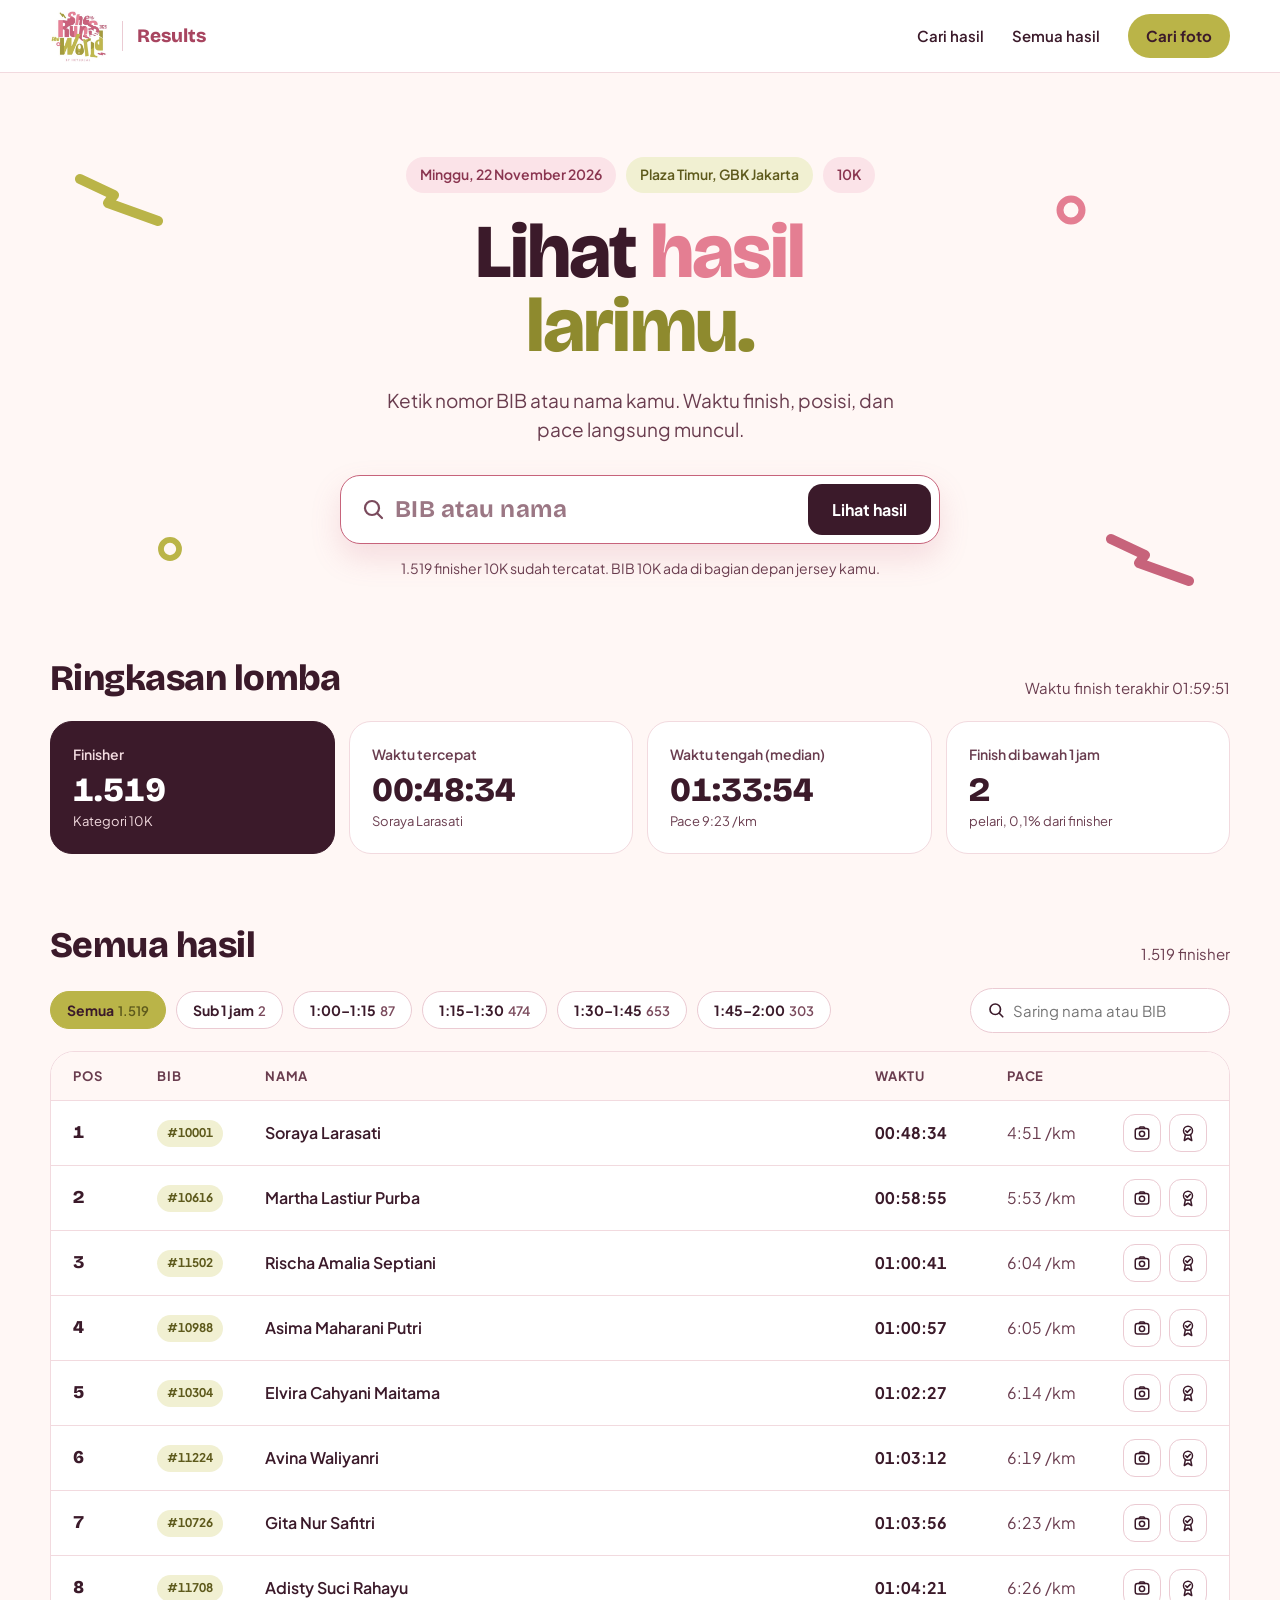
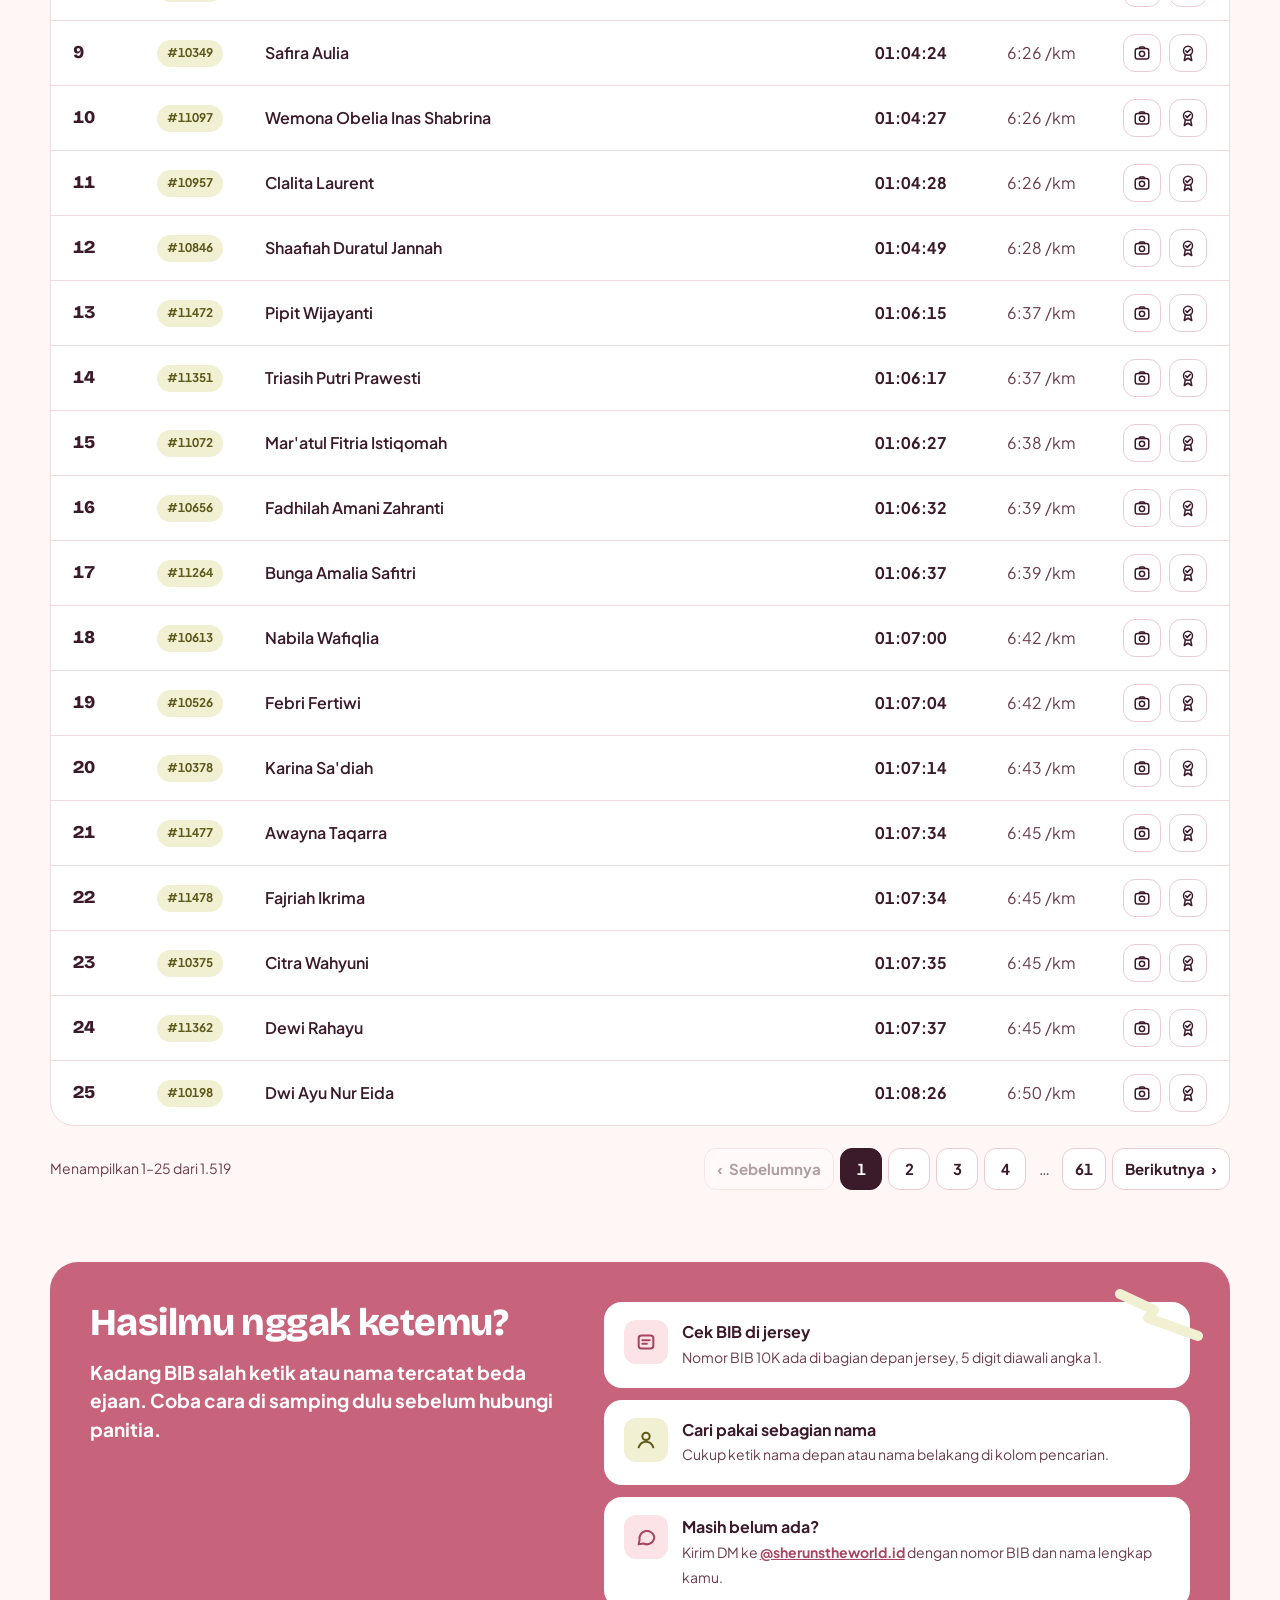
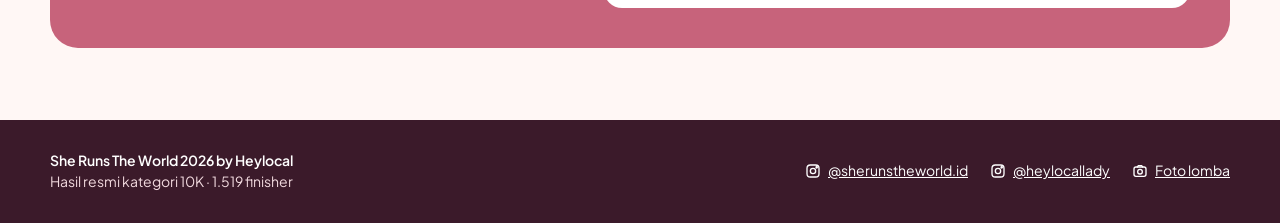
<file: index.html>
<!DOCTYPE html>
<html lang="id">
<head>
<meta charset="utf-8">
<meta name="viewport" content="width=device-width, initial-scale=1">
<title>Hasil Lomba She Runs The World 2026</title>
<meta name="description" content="Hasil resmi She Runs The World 2026 kategori 10K. Cari waktu finish, posisi, pace, foto, dan unduh e-sertifikat pakai nomor BIB atau nama.">
<meta name="theme-color" content="#FFF7F5">
<meta property="og:type" content="website">
<meta property="og:title" content="Hasil Lomba She Runs The World 2026">
<meta property="og:description" content="Cari waktu finish, posisi, pace, foto, dan e-sertifikat kamu pakai nomor BIB atau nama.">
<meta property="og:url" content="https://raceresult.sherunstheworld.id/">
<meta property="og:image" content="https://raceresult.sherunstheworld.id/assets/logo.webp">
<link rel="icon" type="image/webp" href="assets/logo.webp">
<link rel="preload" href="data/results.json" as="fetch" crossorigin>
<link rel="preconnect" href="https://fonts.googleapis.com">
<link rel="preconnect" href="https://fonts.gstatic.com" crossorigin>
<link href="https://fonts.googleapis.com/css2?family=Bricolage+Grotesque:opsz,wght@12..96,700;12..96,800&family=Plus+Jakarta+Sans:wght@400;500;600;700&display=swap" rel="stylesheet">
<link rel="stylesheet" href="assets/style.css">
</head>
<body>
<a class="skip" href="#cari">Lewati ke pencarian</a>

<header class="topbar">
  <div class="wrap topbar-in">
    <a class="brand" href="#cari" aria-label="She Runs The World 2026, Results">
      <img src="assets/logo.webp" alt="" width="58" height="52">
      <span class="brand-div" aria-hidden="true"></span>
      <span class="brand-label">Results</span>
    </a>
    <nav class="nav" aria-label="Navigasi utama">
      <a href="#cari">Cari hasil</a>
      <a href="#semua">Semua hasil</a>
      <a class="btn-olive" href="https://photos-srtw2026.dodi-wahyono.workers.dev/" target="_blank" rel="noopener">Cari foto</a>
    </nav>
  </div>
</header>

<main>
  <section class="hero wrap" id="cari">
    <svg class="deco d1" aria-hidden="true" width="90" height="60" viewBox="0 0 90 60"><path d="M6 10 L40 26 L34 34 L84 52" fill="none" stroke="#BAB448" stroke-width="10" stroke-linecap="round" stroke-linejoin="round"/></svg>
    <svg class="deco d2" aria-hidden="true" width="90" height="60" viewBox="0 0 90 60"><path d="M6 10 L40 26 L34 34 L84 52" fill="none" stroke="#C7637B" stroke-width="10" stroke-linecap="round" stroke-linejoin="round"/></svg>
    <svg class="deco d3" aria-hidden="true" width="34" height="34" viewBox="0 0 34 34"><circle cx="17" cy="17" r="11" fill="none" stroke="#E47E92" stroke-width="7"/></svg>
    <svg class="deco d4" aria-hidden="true" width="28" height="28" viewBox="0 0 34 34"><circle cx="17" cy="17" r="11" fill="none" stroke="#BAB448" stroke-width="7"/></svg>

    <div class="hero-copy">
      <div class="pills">
        <span class="pill pink">Minggu, 22 November 2026</span>
        <span class="pill olive">Plaza Timur, GBK Jakarta</span>
        <span class="pill pink" id="pill-cat">10K</span>
      </div>
      <h1>Lihat <span class="c-pink">hasil</span><br><span class="c-olive">larimu.</span></h1>
      <p class="lead">Ketik nomor BIB atau nama kamu. Waktu finish, posisi, dan pace langsung muncul.</p>
      <form class="search" id="search-form" role="search" novalidate>
        <svg aria-hidden="true" width="24" height="24" viewBox="0 0 24 24" fill="none" stroke="currentColor" stroke-width="2.2" stroke-linecap="round" stroke-linejoin="round"><circle cx="11" cy="11" r="7"/><path d="M21 21l-4.3-4.3"/></svg>
        <label for="q" class="sr-only">Nomor BIB atau nama</label>
        <input id="q" type="search" autocomplete="off" placeholder="BIB atau nama" aria-describedby="helper" maxlength="60">
        <button class="btn-plum" type="submit">Lihat hasil</button>
      </form>
      <p class="helper" id="helper" aria-live="polite">Memuat data hasil…</p>
      <ul class="suggest" id="suggest" aria-label="Hasil pencarian nama"></ul>
    </div>

  </section>

  <section class="result wrap" id="hasil" hidden aria-live="polite"></section>

  <section class="block wrap" aria-labelledby="ringkas-h">
    <div class="sec-head"><h2 id="ringkas-h">Ringkasan lomba</h2><p class="sec-sub" id="ringkas-sub"></p></div>
    <div class="stats" id="stats"></div>
  </section>

  <section class="block wrap" id="semua" aria-labelledby="semua-h">
    <div class="sec-head"><h2 id="semua-h">Semua hasil</h2><p class="sec-sub" id="tcount"></p></div>
    <div class="filters" id="filters" role="group" aria-label="Filter waktu finish">
      <label class="tsearch"><svg aria-hidden="true" width="18" height="18" viewBox="0 0 24 24" fill="none" stroke="currentColor" stroke-width="2.2" stroke-linecap="round"><circle cx="11" cy="11" r="7"/><path d="M21 21l-4.3-4.3"/></svg><span class="sr-only">Saring tabel</span><input id="tq" type="search" placeholder="Saring nama atau BIB" autocomplete="off"></label>
    </div>
    <div class="table" role="table" aria-label="Hasil lomba">
      <div class="trow head" role="row"><span role="columnheader">Pos</span><span role="columnheader">BIB</span><span role="columnheader">Nama</span><span role="columnheader">Waktu</span><span role="columnheader" class="pc">Pace</span><span role="columnheader" class="ft"><span class="sr-only">Foto</span></span></div>
      <div id="tbody"></div>
    </div>
    <div class="pager-wrap"><p id="shown" aria-live="polite"></p><nav class="pager" id="pager" aria-label="Halaman hasil"></nav></div>
  </section>

  <section class="block wrap">
    <div class="help">
      <svg class="deco" style="right:26px;top:22px" aria-hidden="true" width="90" height="60" viewBox="0 0 90 60"><path d="M6 10 L40 26 L34 34 L84 52" fill="none" stroke="#F1F0D2" stroke-width="10" stroke-linecap="round" stroke-linejoin="round"/></svg>
      <div>
        <h2>Hasilmu nggak ketemu?</h2>
        <p class="big">Kadang BIB salah ketik atau nama tercatat beda ejaan. Coba cara di samping dulu sebelum hubungi panitia.</p>
      </div>
      <div class="help-cards">
        <div class="hcard"><div class="ic"><svg width="22" height="22" viewBox="0 0 24 24" fill="none" stroke="currentColor" stroke-width="2.2" stroke-linecap="round" aria-hidden="true"><rect x="4" y="5" width="16" height="14" rx="3"/><path d="M8 10h8M8 14h5"/></svg></div><div><b>Cek BIB di jersey</b><span>Nomor BIB 10K ada di bagian depan jersey, 5 digit diawali angka 1.</span></div></div>
        <div class="hcard o"><div class="ic"><svg width="22" height="22" viewBox="0 0 24 24" fill="none" stroke="currentColor" stroke-width="2.2" stroke-linecap="round" aria-hidden="true"><circle cx="12" cy="8" r="4"/><path d="M4 20c1.5-4 4.5-6 8-6s6.5 2 8 6"/></svg></div><div><b>Cari pakai sebagian nama</b><span>Cukup ketik nama depan atau nama belakang di kolom pencarian.</span></div></div>
        <div class="hcard"><div class="ic"><svg width="22" height="22" viewBox="0 0 24 24" fill="none" stroke="currentColor" stroke-width="2.2" stroke-linecap="round" stroke-linejoin="round" aria-hidden="true"><path d="M21 12a8 8 0 0 1-11.6 7.1L4 20l1-5A8 8 0 1 1 21 12z"/></svg></div><div><b>Masih belum ada?</b><span>Kirim DM ke <a href="https://www.instagram.com/sherunstheworld.id/" target="_blank" rel="noopener">@sherunstheworld.id</a> dengan nomor BIB dan nama lengkap kamu.</span></div></div>
      </div>
    </div>
  </section>
</main>

<div class="toast" id="toast" role="status" aria-live="polite"></div>
<div class="modal" id="cert-modal" hidden>
  <div class="mbox" role="dialog" aria-modal="true" aria-labelledby="cert-title">
    <div class="mhead"><h2 id="cert-title">E-sertifikat</h2><button class="mclose" id="cert-close" type="button" aria-label="Tutup">&times;</button></div>
    <div class="mprev" id="cert-prev"></div>
    <div class="mfoot">
      <p id="cert-size">Menyiapkan file PDF…</p>
      <a class="btn-plum" id="cert-dl" aria-disabled="true"><svg width="18" height="18" viewBox="0 0 24 24" fill="none" stroke="currentColor" stroke-width="2.2" stroke-linecap="round" stroke-linejoin="round" aria-hidden="true"><path d="M12 4v11"/><path d="M7 10l5 5 5-5"/><path d="M5 20h14"/></svg> Unduh PDF</a>
    </div>
  </div>
</div>

<footer>
  <div class="wrap foot-in">
    <p><b>She Runs The World 2026 by Heylocal</b><br><span id="foot-meta">Hasil resmi kategori 10K</span></p>
    <div class="foot-links">
      <a href="https://www.instagram.com/sherunstheworld.id/" target="_blank" rel="noopener"><svg width="16" height="16" viewBox="0 0 24 24" fill="none" stroke="currentColor" stroke-width="2" aria-hidden="true"><rect x="3" y="3" width="18" height="18" rx="5"/><circle cx="12" cy="12" r="4"/><circle cx="17.5" cy="6.5" r="1" fill="currentColor"/></svg>@sherunstheworld.id</a>
      <a href="https://www.instagram.com/heylocallady/" target="_blank" rel="noopener"><svg width="16" height="16" viewBox="0 0 24 24" fill="none" stroke="currentColor" stroke-width="2" aria-hidden="true"><rect x="3" y="3" width="18" height="18" rx="5"/><circle cx="12" cy="12" r="4"/><circle cx="17.5" cy="6.5" r="1" fill="currentColor"/></svg>@heylocallady</a>
      <a href="https://photos-srtw2026.dodi-wahyono.workers.dev/" target="_blank" rel="noopener"><svg width="16" height="16" viewBox="0 0 24 24" fill="none" stroke="currentColor" stroke-width="2" stroke-linecap="round" stroke-linejoin="round" aria-hidden="true"><rect x="3" y="6" width="18" height="14" rx="3"/><circle cx="12" cy="13" r="3.5"/><path d="M8 6l1.5-2h5L16 6"/></svg>Foto lomba</a>
    </div>
  </div>
</footer>

<script src="assets/app.js" defer></script>
</body>
</html>
</file>
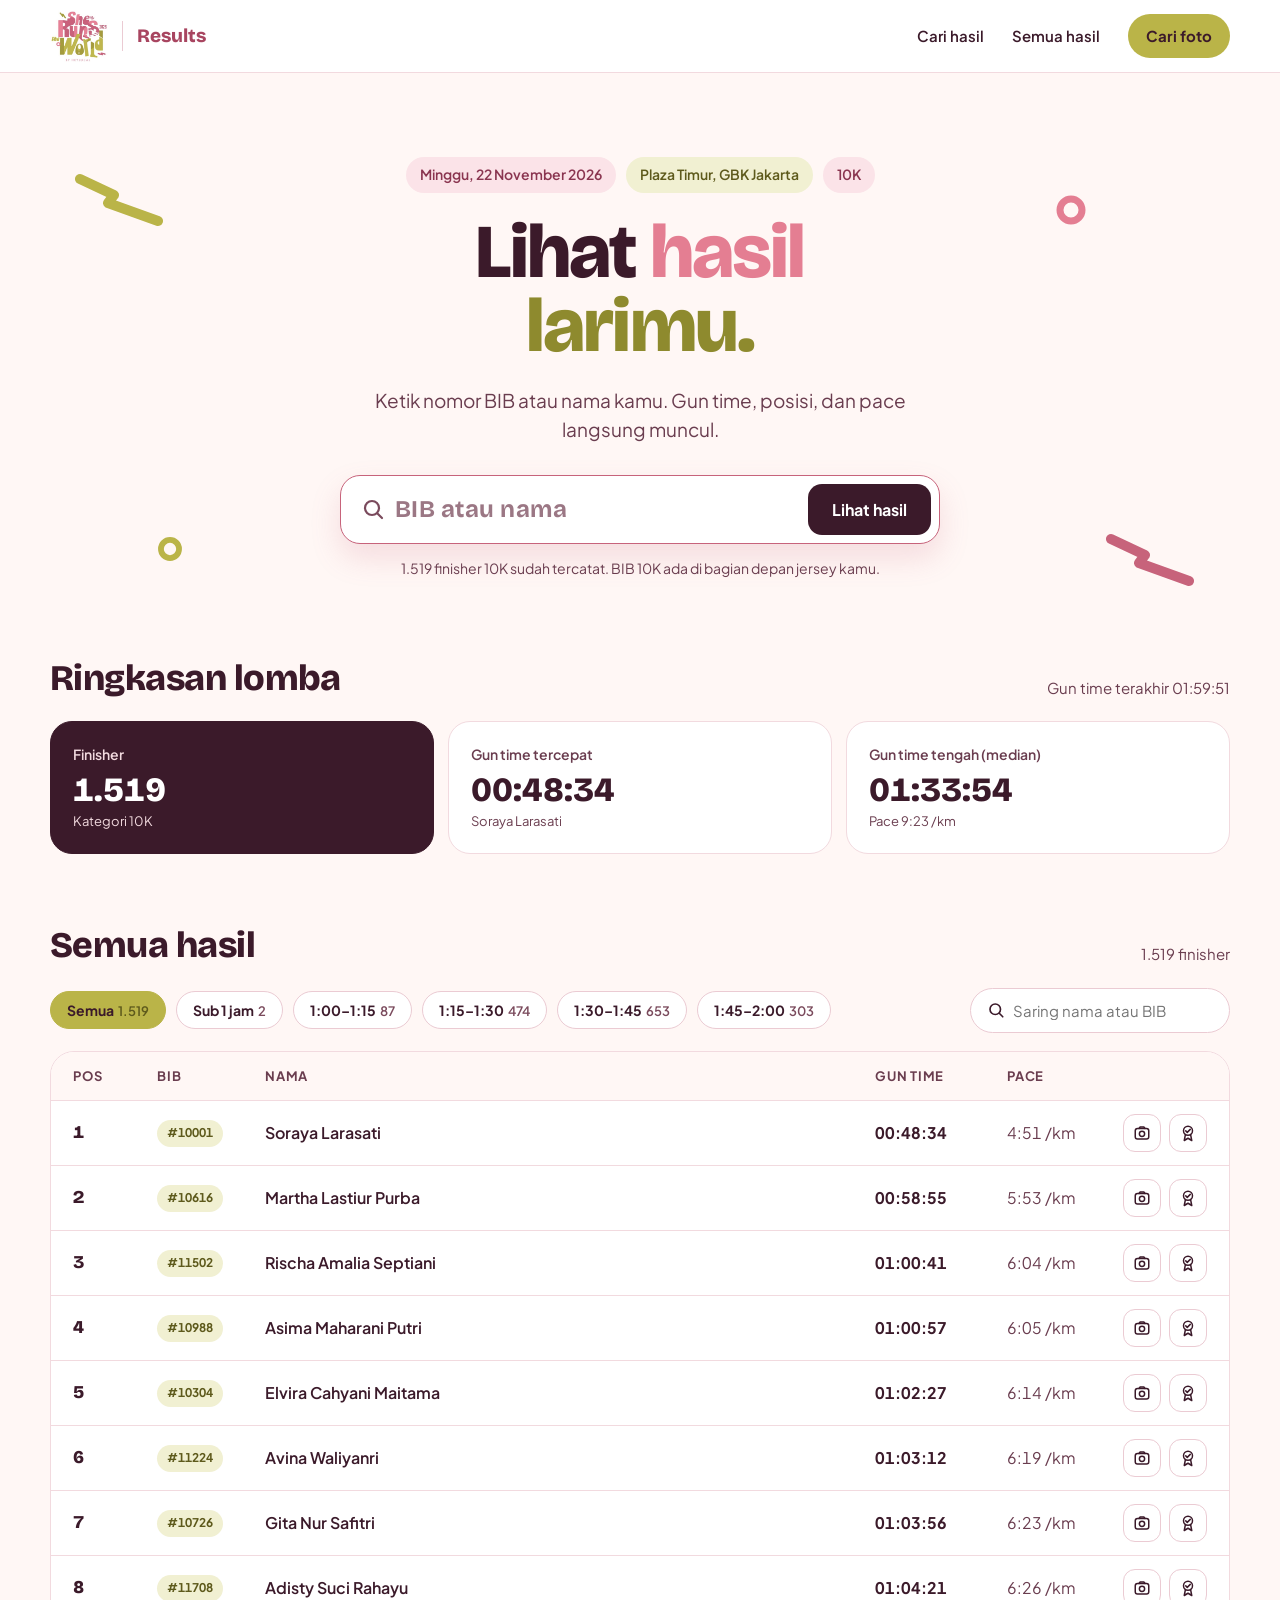
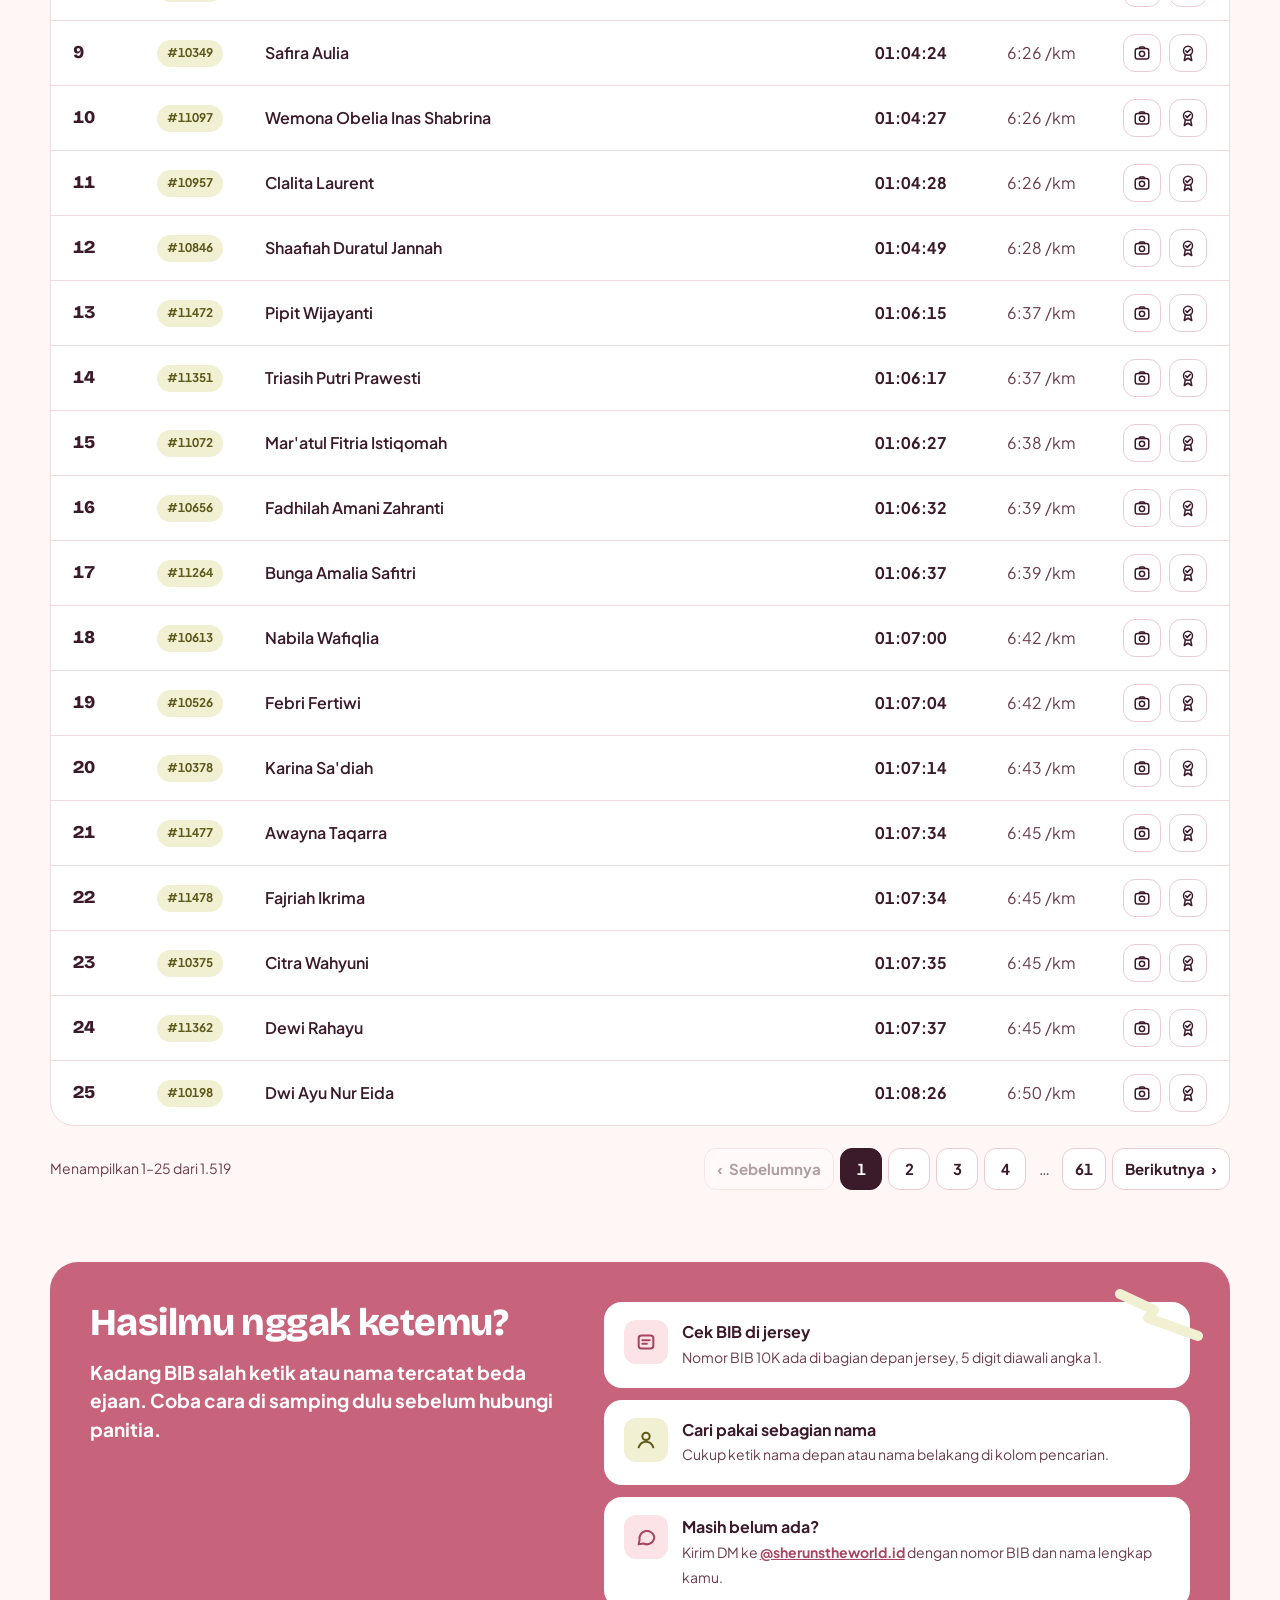
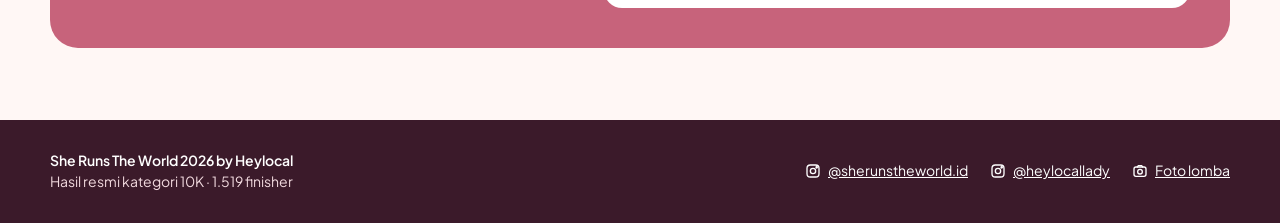
<file: public/index.html>
<!DOCTYPE html>
<html lang="id">
<head>
<meta charset="utf-8">
<meta name="viewport" content="width=device-width, initial-scale=1">
<title>Hasil Lomba She Runs The World 2026</title>
<meta name="description" content="Hasil resmi She Runs The World 2026 kategori 10K. Cari gun time, posisi, pace, foto, dan unduh e-sertifikat pakai nomor BIB atau nama.">
<meta name="theme-color" content="#FFF7F5">
<meta property="og:type" content="website">
<meta property="og:title" content="Hasil Lomba She Runs The World 2026">
<meta property="og:description" content="Cari gun time, posisi, pace, foto, dan e-sertifikat kamu pakai nomor BIB atau nama.">
<meta property="og:url" content="https://raceresult.sherunstheworld.id/">
<meta property="og:image" content="https://raceresult.sherunstheworld.id/assets/logo.webp">
<link rel="icon" type="image/webp" href="assets/logo.webp">
<link rel="preload" href="data/results.json" as="fetch" crossorigin>
<link rel="preconnect" href="https://fonts.googleapis.com">
<link rel="preconnect" href="https://fonts.gstatic.com" crossorigin>
<link href="https://fonts.googleapis.com/css2?family=Bricolage+Grotesque:opsz,wght@12..96,700;12..96,800&family=Plus+Jakarta+Sans:wght@400;500;600;700&display=swap" rel="stylesheet">
<link rel="stylesheet" href="assets/style.css">
</head>
<body>
<a class="skip" href="#cari">Lewati ke pencarian</a>

<header class="topbar">
  <div class="wrap topbar-in">
    <a class="brand" href="#cari" aria-label="She Runs The World 2026, Results">
      <img src="assets/logo.webp" alt="" width="58" height="52">
      <span class="brand-div" aria-hidden="true"></span>
      <span class="brand-label">Results</span>
    </a>
    <nav class="nav" aria-label="Navigasi utama">
      <a href="#cari">Cari hasil</a>
      <a href="#semua">Semua hasil</a>
      <a class="btn-olive" href="https://gallery.sherunstheworld.id/" target="_blank" rel="noopener">Cari foto</a>
    </nav>
  </div>
</header>

<main>
  <section class="hero wrap" id="cari">
    <svg class="deco d1" aria-hidden="true" width="90" height="60" viewBox="0 0 90 60"><path d="M6 10 L40 26 L34 34 L84 52" fill="none" stroke="#BAB448" stroke-width="10" stroke-linecap="round" stroke-linejoin="round"/></svg>
    <svg class="deco d2" aria-hidden="true" width="90" height="60" viewBox="0 0 90 60"><path d="M6 10 L40 26 L34 34 L84 52" fill="none" stroke="#C7637B" stroke-width="10" stroke-linecap="round" stroke-linejoin="round"/></svg>
    <svg class="deco d3" aria-hidden="true" width="34" height="34" viewBox="0 0 34 34"><circle cx="17" cy="17" r="11" fill="none" stroke="#E47E92" stroke-width="7"/></svg>
    <svg class="deco d4" aria-hidden="true" width="28" height="28" viewBox="0 0 34 34"><circle cx="17" cy="17" r="11" fill="none" stroke="#BAB448" stroke-width="7"/></svg>

    <div class="hero-copy">
      <div class="pills">
        <span class="pill pink">Minggu, 22 November 2026</span>
        <span class="pill olive">Plaza Timur, GBK Jakarta</span>
        <span class="pill pink" id="pill-cat">10K</span>
      </div>
      <h1>Lihat <span class="c-pink">hasil</span><br><span class="c-olive">larimu.</span></h1>
      <p class="lead">Ketik nomor BIB atau nama kamu. Gun time, posisi, dan pace langsung muncul.</p>
      <form class="search" id="search-form" role="search" novalidate>
        <svg aria-hidden="true" width="24" height="24" viewBox="0 0 24 24" fill="none" stroke="currentColor" stroke-width="2.2" stroke-linecap="round" stroke-linejoin="round"><circle cx="11" cy="11" r="7"/><path d="M21 21l-4.3-4.3"/></svg>
        <label for="q" class="sr-only">Nomor BIB atau nama</label>
        <input id="q" type="search" autocomplete="off" placeholder="BIB atau nama" aria-describedby="helper" maxlength="60">
        <button class="btn-plum" type="submit">Lihat hasil</button>
      </form>
      <p class="helper" id="helper" aria-live="polite">Memuat data hasil…</p>
      <ul class="suggest" id="suggest" aria-label="Hasil pencarian nama"></ul>
    </div>

  </section>

  <section class="result wrap" id="hasil" hidden aria-live="polite"></section>

  <section class="block wrap" aria-labelledby="ringkas-h">
    <div class="sec-head"><h2 id="ringkas-h">Ringkasan lomba</h2><p class="sec-sub" id="ringkas-sub"></p></div>
    <div class="stats" id="stats"></div>
  </section>

  <section class="block wrap" id="semua" aria-labelledby="semua-h">
    <div class="sec-head"><h2 id="semua-h">Semua hasil</h2><p class="sec-sub" id="tcount"></p></div>
    <div class="filters" id="filters" role="group" aria-label="Filter gun time">
      <label class="tsearch"><svg aria-hidden="true" width="18" height="18" viewBox="0 0 24 24" fill="none" stroke="currentColor" stroke-width="2.2" stroke-linecap="round"><circle cx="11" cy="11" r="7"/><path d="M21 21l-4.3-4.3"/></svg><span class="sr-only">Saring tabel</span><input id="tq" type="search" placeholder="Saring nama atau BIB" autocomplete="off"></label>
    </div>
    <div class="table" role="table" aria-label="Hasil lomba">
      <div class="trow head" role="row"><span role="columnheader">Pos</span><span role="columnheader">BIB</span><span role="columnheader">Nama</span><span role="columnheader">Gun time</span><span role="columnheader" class="pc">Pace</span><span role="columnheader" class="ft"><span class="sr-only">Foto</span></span></div>
      <div id="tbody"></div>
    </div>
    <div class="pager-wrap"><p id="shown" aria-live="polite"></p><nav class="pager" id="pager" aria-label="Halaman hasil"></nav></div>
  </section>

  <section class="block wrap">
    <div class="help">
      <svg class="deco" style="right:26px;top:22px" aria-hidden="true" width="90" height="60" viewBox="0 0 90 60"><path d="M6 10 L40 26 L34 34 L84 52" fill="none" stroke="#F1F0D2" stroke-width="10" stroke-linecap="round" stroke-linejoin="round"/></svg>
      <div>
        <h2>Hasilmu nggak ketemu?</h2>
        <p class="big">Kadang BIB salah ketik atau nama tercatat beda ejaan. Coba cara di samping dulu sebelum hubungi panitia.</p>
      </div>
      <div class="help-cards">
        <div class="hcard"><div class="ic"><svg width="22" height="22" viewBox="0 0 24 24" fill="none" stroke="currentColor" stroke-width="2.2" stroke-linecap="round" aria-hidden="true"><rect x="4" y="5" width="16" height="14" rx="3"/><path d="M8 10h8M8 14h5"/></svg></div><div><b>Cek BIB di jersey</b><span>Nomor BIB 10K ada di bagian depan jersey, 5 digit diawali angka 1.</span></div></div>
        <div class="hcard o"><div class="ic"><svg width="22" height="22" viewBox="0 0 24 24" fill="none" stroke="currentColor" stroke-width="2.2" stroke-linecap="round" aria-hidden="true"><circle cx="12" cy="8" r="4"/><path d="M4 20c1.5-4 4.5-6 8-6s6.5 2 8 6"/></svg></div><div><b>Cari pakai sebagian nama</b><span>Cukup ketik nama depan atau nama belakang di kolom pencarian.</span></div></div>
        <div class="hcard"><div class="ic"><svg width="22" height="22" viewBox="0 0 24 24" fill="none" stroke="currentColor" stroke-width="2.2" stroke-linecap="round" stroke-linejoin="round" aria-hidden="true"><path d="M21 12a8 8 0 0 1-11.6 7.1L4 20l1-5A8 8 0 1 1 21 12z"/></svg></div><div><b>Masih belum ada?</b><span>Kirim DM ke <a href="https://www.instagram.com/sherunstheworld.id/" target="_blank" rel="noopener">@sherunstheworld.id</a> dengan nomor BIB dan nama lengkap kamu.</span></div></div>
      </div>
    </div>
  </section>
</main>

<div class="toast" id="toast" role="status" aria-live="polite"></div>
<div class="modal" id="cert-modal" hidden>
  <div class="mbox" role="dialog" aria-modal="true" aria-labelledby="cert-title">
    <div class="mhead"><h2 id="cert-title">E-sertifikat</h2><button class="mclose" id="cert-close" type="button" aria-label="Tutup">&times;</button></div>
    <div class="mprev" id="cert-prev"></div>
    <div class="mfoot">
      <p id="cert-size">Menyiapkan file PDF…</p>
      <a class="btn-plum" id="cert-dl" aria-disabled="true"><svg width="18" height="18" viewBox="0 0 24 24" fill="none" stroke="currentColor" stroke-width="2.2" stroke-linecap="round" stroke-linejoin="round" aria-hidden="true"><path d="M12 4v11"/><path d="M7 10l5 5 5-5"/><path d="M5 20h14"/></svg> Unduh PDF</a>
    </div>
  </div>
</div>

<footer>
  <div class="wrap foot-in">
    <p><b>She Runs The World 2026 by Heylocal</b><br><span id="foot-meta">Hasil resmi kategori 10K</span></p>
    <div class="foot-links">
      <a href="https://www.instagram.com/sherunstheworld.id/" target="_blank" rel="noopener"><svg width="16" height="16" viewBox="0 0 24 24" fill="none" stroke="currentColor" stroke-width="2" aria-hidden="true"><rect x="3" y="3" width="18" height="18" rx="5"/><circle cx="12" cy="12" r="4"/><circle cx="17.5" cy="6.5" r="1" fill="currentColor"/></svg>@sherunstheworld.id</a>
      <a href="https://www.instagram.com/heylocallady/" target="_blank" rel="noopener"><svg width="16" height="16" viewBox="0 0 24 24" fill="none" stroke="currentColor" stroke-width="2" aria-hidden="true"><rect x="3" y="3" width="18" height="18" rx="5"/><circle cx="12" cy="12" r="4"/><circle cx="17.5" cy="6.5" r="1" fill="currentColor"/></svg>@heylocallady</a>
      <a href="https://gallery.sherunstheworld.id/" target="_blank" rel="noopener"><svg width="16" height="16" viewBox="0 0 24 24" fill="none" stroke="currentColor" stroke-width="2" stroke-linecap="round" stroke-linejoin="round" aria-hidden="true"><rect x="3" y="6" width="18" height="14" rx="3"/><circle cx="12" cy="13" r="3.5"/><path d="M8 6l1.5-2h5L16 6"/></svg>Foto lomba</a>
    </div>
  </div>
</footer>

<script src="assets/app.js" defer></script>
</body>
</html>
</file>
<file: assets/style.css>
@font-face{font-family:'SRTW Cert';font-weight:700;font-display:block;src:url(fonts/srtw-cert-700.woff2) format('woff2')}
@font-face{font-family:'SRTW Cert';font-weight:800;font-display:block;src:url(fonts/srtw-cert-800.woff2) format('woff2')}
:root{
  --bg:#FFF7F5; --plum:#3B1A2A; --plum-hover:#56273D; --muted:#6A3D4F; --muted-2:#7A4A5C;
  --rose:#C7637B; --rose-ink:#A84560; --rose-deep:#8A3550; --pink:#E47E92; --pink-tint:#FBE3E8;
  --olive:#BAB448; --olive-hover:#A9A33E; --olive-ink:#5E5A1C; --olive-text:#8E8A2E; --olive-tint:#F1F0D2;
  --line:#F2DADF; --line-2:#EBCBD3; --white:#fff; --error:#A3243F;
  --font-body:'Plus Jakarta Sans',system-ui,-apple-system,'Segoe UI',Roboto,sans-serif;
  --font-display:'Bricolage Grotesque','Plus Jakarta Sans',system-ui,sans-serif;
  --wrap:1180px;
}
*{box-sizing:border-box}
html{scroll-behavior:smooth;scroll-padding-top:88px}
body{margin:0;background:var(--bg);color:var(--plum);font-family:var(--font-body);font-size:16px;line-height:1.55;-webkit-font-smoothing:antialiased}
a{color:inherit}
img{display:block;max-width:100%}
button{font-family:inherit}
.wrap{width:min(100% - 40px,var(--wrap));margin-inline:auto}
.sr-only{position:absolute;width:1px;height:1px;padding:0;margin:-1px;overflow:hidden;clip:rect(0,0,0,0);white-space:nowrap;border:0}
.skip{position:absolute;left:-999px;top:8px;background:var(--plum);color:#fff;padding:8px 14px;border-radius:10px;z-index:50}
.skip:focus{left:12px}
:focus-visible{outline:3px solid var(--pink);outline-offset:3px;border-radius:8px}

/* ---------- header ---------- */
.topbar{position:sticky;top:0;z-index:30;background:rgba(255,255,255,.92);backdrop-filter:blur(10px);border-bottom:1px solid var(--line)}
.topbar-in{display:flex;align-items:center;justify-content:space-between;height:72px;gap:16px}
.brand{display:flex;align-items:center;gap:14px;text-decoration:none}
.brand img{width:58px;height:auto}
.brand-div{width:1px;height:30px;background:var(--line-2)}
.brand-label{font-family:var(--font-display);font-weight:800;font-size:19px;color:var(--rose-ink)}
.nav{display:flex;align-items:center;gap:28px;font-weight:600;font-size:15px}
.nav a{text-decoration:none}
.nav a:not(.btn-olive):hover{color:var(--rose-ink)}
.btn-olive{background:var(--olive);color:var(--plum);padding:10px 18px;border-radius:999px;font-weight:700;text-decoration:none;transition:background .15s}
.btn-olive:hover{background:var(--olive-hover)}

/* ---------- hero ---------- */
.hero{position:relative;padding:84px 0 80px;text-align:center}
.hero-copy{min-width:0;max-width:760px;margin:0 auto}
.pills{display:flex;flex-wrap:wrap;justify-content:center;gap:10px;margin-bottom:22px}
.pill{font-size:14px;font-weight:600;padding:7px 14px;border-radius:999px}
.pill.pink{background:var(--pink-tint);color:var(--rose-deep)}
.pill.olive{background:var(--olive-tint);color:var(--olive-ink)}
h1{font-family:var(--font-display);font-weight:800;font-size:clamp(46px,6.4vw,76px);line-height:.98;letter-spacing:-.025em;margin:0 0 22px}
h1 .c-pink{color:var(--pink)} h1 .c-olive{color:var(--olive-text)}
.lead{font-size:19px;color:var(--muted);max-width:540px;margin:0 auto 30px}
.search{display:flex;align-items:center;gap:10px;background:#fff;border:1.6px solid var(--rose);border-radius:20px;padding:8px 8px 8px 20px;box-shadow:0 14px 30px rgba(199,99,123,.18);max-width:600px;margin:0 auto;text-align:left}
.search svg{flex:none;color:var(--muted-2)}
.search input{flex:1;min-width:0;border:0;outline:0;background:transparent;font-family:var(--font-display);font-weight:700;font-size:24px;letter-spacing:.02em;color:var(--plum);padding:10px 0}
input[type=search]::-webkit-search-cancel-button{-webkit-appearance:none;appearance:none}
.search input::placeholder{color:var(--muted-2);opacity:.75}
.btn-plum{background:var(--plum);color:#fff;border:0;border-radius:14px;padding:15px 24px;font-weight:700;font-size:16px;cursor:pointer;white-space:nowrap;text-decoration:none;display:inline-flex;align-items:center;gap:8px;transition:background .15s}
.btn-plum:hover{background:var(--plum-hover)}
.helper{font-size:14px;color:var(--muted);margin:14px 0 0}
.helper.err{color:var(--error);font-weight:600}
.suggest{list-style:none;margin:12px auto 0;padding:6px;max-width:600px;text-align:left;background:#fff;border:1px solid var(--line);border-radius:18px}
.suggest:empty{display:none}
.suggest button{all:unset;box-sizing:border-box;width:100%;display:grid;grid-template-columns:1fr auto auto;gap:14px;align-items:center;padding:10px 12px;border-radius:12px;cursor:pointer}
.suggest button:hover,.suggest button:focus-visible{background:var(--pink-tint)}
.suggest .s-name{font-weight:600}
.suggest .s-time{font-variant-numeric:tabular-nums;color:var(--muted);font-size:14px}
.deco{position:absolute;pointer-events:none}
.d1{top:96px;left:2%}
.d2{bottom:70px;right:3%}
.d3{top:120px;right:12%}
.d4{bottom:96px;left:9%}

.chip{display:inline-block;font-size:12px;font-weight:700;padding:4px 10px;border-radius:999px;background:var(--olive-tint);color:var(--olive-ink);font-variant-numeric:tabular-nums}
.chip.pink{background:var(--pink-tint);color:var(--rose-deep)}

/* ---------- result card ---------- */
.result{margin-bottom:64px}
.rcard{position:relative;background:#fff;border:1.6px solid var(--rose);border-radius:28px;box-shadow:0 18px 40px rgba(199,99,123,.18);padding:34px;display:grid;grid-template-columns:1.05fr .95fr;gap:34px;overflow:hidden}
.rcard .eyebrow{display:flex;gap:8px;flex-wrap:wrap;margin-bottom:14px}
.rname{font-family:var(--font-display);font-weight:800;font-size:clamp(28px,3.6vw,42px);line-height:1.05;letter-spacing:-.015em;margin:0 0 22px}
.rname.unknown{color:var(--muted-2)}
.rtime-label{font-weight:700;font-size:14px;color:var(--muted);text-transform:uppercase;letter-spacing:.08em}
.rtime{font-family:var(--font-display);font-weight:800;font-size:clamp(56px,8vw,96px);line-height:.95;letter-spacing:-.03em;color:var(--rose-ink);font-variant-numeric:tabular-nums;margin:4px 0 24px}
.rprog{margin-top:4px}
.rprog-text{font-size:15px;color:var(--muted);margin:0 0 10px}
.rprog-text b{color:var(--plum)}
.track{position:relative;height:12px;border-radius:999px;background:var(--pink-tint)}
.track-fill{position:absolute;inset:0 auto 0 0;border-radius:999px;background:var(--olive)}
.track-dot{position:absolute;top:50%;width:22px;height:22px;border-radius:50%;background:var(--plum);border:4px solid #fff;transform:translate(-50%,-50%);box-shadow:0 2px 8px rgba(59,26,42,.25)}
.track-ends{display:flex;justify-content:space-between;font-size:12px;color:var(--muted);margin-top:8px}
.rstats{display:grid;grid-template-columns:1fr 1fr;gap:12px;align-content:start}
.rstat{background:var(--bg);border:1px solid var(--line);border-radius:18px;padding:18px}
.rstat .k{font-size:13px;font-weight:600;color:var(--muted)}
.rstat .v{font-family:var(--font-display);font-weight:800;font-size:32px;line-height:1.1;margin-top:4px;font-variant-numeric:tabular-nums}
.rstat .s{font-size:13px;color:var(--muted)}
.rstat.hl{background:var(--olive-tint);border-color:transparent;grid-column:1/-1}
.rstat.hl .v{color:var(--olive-ink)}
.ractions{grid-column:1/-1;display:flex;flex-wrap:wrap;gap:12px;padding-top:6px;border-top:1px solid var(--line);padding-top:22px}
.btn-ghost{background:#fff;color:var(--plum);border:1.5px solid var(--plum);border-radius:14px;padding:13px 20px;font-weight:700;font-size:15px;cursor:pointer;text-decoration:none}
.btn-ghost:hover{background:var(--pink-tint)}
.rcard .deco{right:22px;top:20px}

/* ---------- sections ---------- */
section.block{margin-bottom:72px}
.sec-head{display:flex;align-items:end;justify-content:space-between;gap:16px;flex-wrap:wrap;margin-bottom:22px}
h2{font-family:var(--font-display);font-weight:800;font-size:clamp(28px,3vw,36px);letter-spacing:-.015em;line-height:1.1;margin:0}
.sec-sub{color:var(--muted);font-size:15px;margin:0}

/* stats */
.stats{display:grid;grid-template-columns:repeat(4,1fr);gap:14px}
.stat{min-width:0;background:#fff;border:1px solid var(--line);border-radius:22px;padding:22px}
.stat .k{font-size:14px;font-weight:600;color:var(--muted)}
.stat .v{font-family:var(--font-display);font-weight:800;font-size:34px;line-height:1.1;margin:6px 0 2px;font-variant-numeric:tabular-nums}
.stat .s{font-size:13px;color:var(--muted)}
.stat:first-child{background:var(--plum);border-color:var(--plum);color:#fff}
.stat:first-child .k,.stat:first-child .s{color:#F2DADF}

/* table */
.filters{display:flex;gap:10px;flex-wrap:wrap;align-items:center;margin-bottom:18px}
.fchip{background:#fff;border:1.5px solid var(--line-2);border-radius:999px;padding:9px 16px;font-weight:700;font-size:14px;cursor:pointer;color:var(--plum)}
.fchip small{font-weight:600;color:var(--muted-2);margin-left:4px;font-size:13px}
.fchip[aria-pressed=true]{background:var(--olive);border-color:var(--olive)}
.fchip[aria-pressed=true] small{color:var(--olive-ink)}
.tsearch{margin-left:auto;display:flex;align-items:center;gap:8px;background:#fff;border:1.5px solid var(--line-2);border-radius:999px;padding:0 16px;min-width:260px}
.tsearch input{border:0;outline:0;background:transparent;font:inherit;font-size:15px;padding:10px 0;flex:1;min-width:0;color:var(--plum)}
.tsearch:focus-within{border-color:var(--rose)}
.table{background:#fff;border:1px solid var(--line);border-radius:24px;overflow:hidden}
.trow{display:grid;grid-template-columns:72px 96px 1fr 120px 100px 88px;align-items:center;gap:12px;padding:13px 22px;border-top:1px solid var(--line);font-variant-numeric:tabular-nums}
.trow.head{border-top:0;background:var(--bg);font-size:13px;font-weight:700;color:var(--muted);text-transform:uppercase;letter-spacing:.06em;padding-block:14px}
.trow.r{cursor:pointer;transition:background .12s}
.trow.r:hover{background:#FFFBFA}
.trow .pos{font-family:var(--font-display);font-weight:800;font-size:18px}
.trow .nm{font-weight:600;min-width:0;overflow:hidden;text-overflow:ellipsis;white-space:nowrap}
.trow .nm.unknown{color:var(--muted-2);font-weight:500;font-style:italic}
.trow .tm{font-weight:700}
.trow .pc{color:var(--muted)}
.icon-btn{width:38px;height:38px;border-radius:12px;border:1.5px solid var(--line-2);display:grid;place-items:center;color:var(--plum);background:#fff;text-decoration:none}
.icon-btn:hover{border-color:var(--rose);color:var(--rose-ink)}
button.icon-btn{cursor:pointer;padding:0}
.ft{display:flex;gap:8px;justify-content:flex-end}
.modal{position:fixed;inset:0;z-index:70;background:rgba(59,26,42,.62);display:grid;place-items:center;padding:20px}
.modal[hidden]{display:none}
.mbox{background:#fff;border-radius:26px;width:min(760px,100%);max-height:calc(100vh - 40px);overflow:auto;padding:24px;box-shadow:0 30px 60px rgba(59,26,42,.35)}
.mhead{display:flex;justify-content:space-between;align-items:center;gap:12px;margin-bottom:16px}
.mhead h2{font-size:24px}
.mclose{width:40px;height:40px;border-radius:12px;border:1.5px solid var(--line-2);background:#fff;cursor:pointer;font-size:22px;line-height:1;color:var(--plum)}
.mclose:hover{border-color:var(--rose)}
.mprev{position:relative;aspect-ratio:2025/1620;border-radius:16px;overflow:hidden;background:var(--olive-tint);display:grid;place-items:center}
.mprev canvas{display:block;width:100%;height:100%}
.mprev .loading{font-weight:600;color:var(--olive-ink)}
.mfoot{display:flex;flex-wrap:wrap;gap:12px;align-items:center;justify-content:space-between;margin-top:18px}
.mfoot p{margin:0;font-size:13px;color:var(--muted);max-width:360px}
.btn-plum[aria-disabled=true]{opacity:.5;pointer-events:none}
.toast{position:fixed;left:50%;bottom:24px;transform:translate(-50%,20px);background:var(--plum);color:#fff;font-size:14px;font-weight:600;padding:12px 18px;border-radius:14px;box-shadow:0 10px 30px rgba(59,26,42,.3);opacity:0;pointer-events:none;transition:opacity .2s,transform .2s;z-index:60;max-width:calc(100% - 32px);text-align:center}
.toast.show{opacity:1;transform:translate(-50%,0)}
.btn-ghost{display:inline-flex;align-items:center;gap:8px}
.empty{padding:40px 22px;text-align:center;color:var(--muted)}
.pager-wrap{display:flex;justify-content:space-between;align-items:center;gap:14px;flex-wrap:wrap;margin-top:22px}
.pager-wrap p{margin:0;font-size:14px;color:var(--muted)}
.pager{display:flex;align-items:center;gap:6px;flex-wrap:wrap}
.pg{min-width:42px;height:42px;padding:0 12px;border-radius:12px;border:1.5px solid var(--line-2);background:#fff;color:var(--plum);font-weight:700;font-size:15px;cursor:pointer;font-variant-numeric:tabular-nums;display:inline-flex;align-items:center;justify-content:center;gap:6px}
.pg:hover:not(:disabled):not([aria-current]){border-color:var(--rose);color:var(--rose-ink)}
.pg[aria-current=page]{background:var(--plum);border-color:var(--plum);color:#fff;cursor:default}
.pg:disabled{opacity:.4;cursor:default}
.pg-gap{min-width:24px;text-align:center;color:var(--muted)}

/* help */
.help{background:var(--rose);border-radius:28px;padding:40px;display:grid;grid-template-columns:.9fr 1.1fr;gap:34px;color:#fff;position:relative;overflow:hidden}
.help h2{color:#fff;font-size:clamp(28px,3vw,38px);margin-bottom:14px}
.help p.big{font-size:19px;font-weight:700;line-height:1.5;margin:0}
.help-cards{display:grid;gap:12px}
.hcard{background:#fff;color:var(--plum);border-radius:18px;padding:18px 20px;display:grid;grid-template-columns:44px 1fr;gap:14px;align-items:start}
.hcard .ic{width:44px;height:44px;border-radius:12px;display:grid;place-items:center;background:var(--pink-tint);color:var(--rose-ink)}
.hcard.o .ic{background:var(--olive-tint);color:var(--olive-ink)}
.hcard b{display:block;font-size:16px}
.hcard span{font-size:14px;color:var(--muted)}
.hcard a{color:var(--rose-ink);font-weight:700}

footer{background:var(--plum);color:#fff;margin-top:72px}
.foot-in{display:flex;justify-content:space-between;align-items:center;gap:20px;flex-wrap:wrap;padding:30px 0}
.foot-in p{margin:0;font-size:14px;color:#F2DADF}
.foot-in p b{color:#fff;font-weight:600}
.foot-links{display:flex;gap:22px;flex-wrap:wrap;font-size:14px}
.foot-links a{display:inline-flex;align-items:center;gap:7px;color:#fff}

/* ---------- responsive ---------- */
@media (max-width:980px){
  .stats{grid-template-columns:repeat(2,1fr)}
  .rcard{grid-template-columns:1fr}
  .help{grid-template-columns:1fr}
  .trow{grid-template-columns:56px 80px 1fr 100px 88px}
  .trow .pc{display:none}
}
@media (max-width:820px){
  .nav a:not(.btn-olive){display:none}
  .hero{padding:44px 0 56px}
  .d1,.d4{display:none}
  .d2{bottom:14px;right:0;transform:scale(.7)}
  .d3{top:14px;right:4%}
  .rcard .deco{display:none}
  .tsearch{margin-left:0;width:100%;min-width:0}
}
@media (max-width:560px){
  .wrap{width:calc(100% - 28px)}
  .brand img{width:46px}
  .brand-label{font-size:17px}
  .search{flex-wrap:wrap;padding:8px 8px 8px 16px}
  .search input{font-size:21px}
  .search .btn-plum{width:100%;justify-content:center}
  .rcard{padding:24px 20px}
  .rstat .v{font-size:26px}
  .stats{gap:10px}
  .stat{padding:18px}
  .stat .v{font-size:26px}
  .help{padding:28px 22px}
  .trow{grid-template-columns:44px 1fr 84px;row-gap:2px;padding:12px 16px}
  .trow.head{display:none}
  .trow .bib{grid-column:2;grid-row:2;font-size:13px;color:var(--muted)}
  .trow .nm{grid-column:2;grid-row:1}
  .trow .pos{grid-row:1/3}
  .trow .tm{grid-column:3;grid-row:1/3;text-align:right}
  .trow .ft{display:none}
  .pager-wrap{justify-content:center}
  .pager-wrap p{width:100%;text-align:center}
  .pager{gap:4px;flex-wrap:nowrap}
  .pg{min-width:34px;height:38px;padding:0 8px;font-size:14px}
  .pg-gap{min-width:14px}
  .pg .pg-txt{display:none}
}
@media (max-width:380px){
  .pg.nb{display:none}
  .stat .v{font-size:22px}
  .rstats{grid-template-columns:1fr}
}
@media (prefers-reduced-motion:reduce){html{scroll-behavior:auto}*{transition:none!important}}
</file>
<file: public/assets/style.css>
@font-face{font-family:'SRTW Cert';font-weight:700;font-display:block;src:url(fonts/srtw-cert-700.woff2) format('woff2')}
@font-face{font-family:'SRTW Cert';font-weight:800;font-display:block;src:url(fonts/srtw-cert-800.woff2) format('woff2')}
:root{
  --bg:#FFF7F5; --plum:#3B1A2A; --plum-hover:#56273D; --muted:#6A3D4F; --muted-2:#7A4A5C;
  --rose:#C7637B; --rose-ink:#A84560; --rose-deep:#8A3550; --pink:#E47E92; --pink-tint:#FBE3E8;
  --olive:#BAB448; --olive-hover:#A9A33E; --olive-ink:#5E5A1C; --olive-text:#8E8A2E; --olive-tint:#F1F0D2;
  --line:#F2DADF; --line-2:#EBCBD3; --white:#fff; --error:#A3243F;
  --font-body:'Plus Jakarta Sans',system-ui,-apple-system,'Segoe UI',Roboto,sans-serif;
  --font-display:'Bricolage Grotesque','Plus Jakarta Sans',system-ui,sans-serif;
  --wrap:1180px;
}
*{box-sizing:border-box}
html{scroll-behavior:smooth;scroll-padding-top:88px}
body{margin:0;background:var(--bg);color:var(--plum);font-family:var(--font-body);font-size:16px;line-height:1.55;-webkit-font-smoothing:antialiased}
a{color:inherit}
img{display:block;max-width:100%}
button{font-family:inherit}
.wrap{width:min(100% - 40px,var(--wrap));margin-inline:auto}
.sr-only{position:absolute;width:1px;height:1px;padding:0;margin:-1px;overflow:hidden;clip:rect(0,0,0,0);white-space:nowrap;border:0}
.skip{position:absolute;left:-999px;top:8px;background:var(--plum);color:#fff;padding:8px 14px;border-radius:10px;z-index:50}
.skip:focus{left:12px}
:focus-visible{outline:3px solid var(--pink);outline-offset:3px;border-radius:8px}

/* ---------- header ---------- */
.topbar{position:sticky;top:0;z-index:30;background:rgba(255,255,255,.92);backdrop-filter:blur(10px);border-bottom:1px solid var(--line)}
.topbar-in{display:flex;align-items:center;justify-content:space-between;height:72px;gap:16px}
.brand{display:flex;align-items:center;gap:14px;text-decoration:none}
.brand img{width:58px;height:auto}
.brand-div{width:1px;height:30px;background:var(--line-2)}
.brand-label{font-family:var(--font-display);font-weight:800;font-size:19px;color:var(--rose-ink)}
.nav{display:flex;align-items:center;gap:28px;font-weight:600;font-size:15px}
.nav a{text-decoration:none}
.nav a:not(.btn-olive):hover{color:var(--rose-ink)}
.btn-olive{background:var(--olive);color:var(--plum);padding:10px 18px;border-radius:999px;font-weight:700;text-decoration:none;transition:background .15s}
.btn-olive:hover{background:var(--olive-hover)}

/* ---------- hero ---------- */
.hero{position:relative;padding:84px 0 80px;text-align:center}
.hero-copy{min-width:0;max-width:760px;margin:0 auto}
.pills{display:flex;flex-wrap:wrap;justify-content:center;gap:10px;margin-bottom:22px}
.pill{font-size:14px;font-weight:600;padding:7px 14px;border-radius:999px}
.pill.pink{background:var(--pink-tint);color:var(--rose-deep)}
.pill.olive{background:var(--olive-tint);color:var(--olive-ink)}
h1{font-family:var(--font-display);font-weight:800;font-size:clamp(46px,6.4vw,76px);line-height:.98;letter-spacing:-.025em;margin:0 0 22px}
h1 .c-pink{color:var(--pink)} h1 .c-olive{color:var(--olive-text)}
.lead{font-size:19px;color:var(--muted);max-width:540px;margin:0 auto 30px}
.search{display:flex;align-items:center;gap:10px;background:#fff;border:1.6px solid var(--rose);border-radius:20px;padding:8px 8px 8px 20px;box-shadow:0 14px 30px rgba(199,99,123,.18);max-width:600px;margin:0 auto;text-align:left}
.search svg{flex:none;color:var(--muted-2)}
.search input{flex:1;min-width:0;border:0;outline:0;background:transparent;font-family:var(--font-display);font-weight:700;font-size:24px;letter-spacing:.02em;color:var(--plum);padding:10px 0}
input[type=search]::-webkit-search-cancel-button{-webkit-appearance:none;appearance:none}
.search input::placeholder{color:var(--muted-2);opacity:.75}
.btn-plum{background:var(--plum);color:#fff;border:0;border-radius:14px;padding:15px 24px;font-weight:700;font-size:16px;cursor:pointer;white-space:nowrap;text-decoration:none;display:inline-flex;align-items:center;gap:8px;transition:background .15s}
.btn-plum:hover{background:var(--plum-hover)}
.helper{font-size:14px;color:var(--muted);margin:14px 0 0}
.helper.err{color:var(--error);font-weight:600}
.suggest{list-style:none;margin:12px auto 0;padding:6px;max-width:600px;text-align:left;background:#fff;border:1px solid var(--line);border-radius:18px}
.suggest:empty{display:none}
.suggest button{all:unset;box-sizing:border-box;width:100%;display:grid;grid-template-columns:1fr auto auto;gap:14px;align-items:center;padding:10px 12px;border-radius:12px;cursor:pointer}
.suggest button:hover,.suggest button:focus-visible{background:var(--pink-tint)}
.suggest .s-name{font-weight:600}
.suggest .s-time{font-variant-numeric:tabular-nums;color:var(--muted);font-size:14px}
.deco{position:absolute;pointer-events:none}
.d1{top:96px;left:2%}
.d2{bottom:70px;right:3%}
.d3{top:120px;right:12%}
.d4{bottom:96px;left:9%}

.chip{display:inline-block;font-size:12px;font-weight:700;padding:4px 10px;border-radius:999px;background:var(--olive-tint);color:var(--olive-ink);font-variant-numeric:tabular-nums}
.chip.pink{background:var(--pink-tint);color:var(--rose-deep)}

/* ---------- result card ---------- */
.result{margin-bottom:64px}
.rcard{position:relative;background:#fff;border:1.6px solid var(--rose);border-radius:28px;box-shadow:0 18px 40px rgba(199,99,123,.18);padding:34px;display:grid;grid-template-columns:1.05fr .95fr;gap:34px;overflow:hidden}
.rcard .eyebrow{display:flex;gap:8px;flex-wrap:wrap;margin-bottom:14px}
.rname{font-family:var(--font-display);font-weight:800;font-size:clamp(28px,3.6vw,42px);line-height:1.05;letter-spacing:-.015em;margin:0 0 22px}
.rname.unknown{color:var(--muted-2)}
.rtime-label{font-weight:700;font-size:14px;color:var(--muted);text-transform:uppercase;letter-spacing:.08em}
.rtime{font-family:var(--font-display);font-weight:800;font-size:clamp(56px,8vw,96px);line-height:.95;letter-spacing:-.03em;color:var(--rose-ink);font-variant-numeric:tabular-nums;margin:4px 0 24px}
.rprog{margin-top:4px}
.rprog-text{font-size:15px;color:var(--muted);margin:0 0 10px}
.rprog-text b{color:var(--plum)}
.track{position:relative;height:12px;border-radius:999px;background:var(--pink-tint)}
.track-fill{position:absolute;inset:0 auto 0 0;border-radius:999px;background:var(--olive)}
.track-dot{position:absolute;top:50%;width:22px;height:22px;border-radius:50%;background:var(--plum);border:4px solid #fff;transform:translate(-50%,-50%);box-shadow:0 2px 8px rgba(59,26,42,.25)}
.track-ends{display:flex;justify-content:space-between;font-size:12px;color:var(--muted);margin-top:8px}
.rstats{display:grid;grid-template-columns:1fr 1fr;gap:12px;align-content:start}
.rstat{background:var(--bg);border:1px solid var(--line);border-radius:18px;padding:18px}
.rstat .k{font-size:13px;font-weight:600;color:var(--muted)}
.rstat .v{font-family:var(--font-display);font-weight:800;font-size:32px;line-height:1.1;margin-top:4px;font-variant-numeric:tabular-nums}
.rstat .s{font-size:13px;color:var(--muted)}
.rstat.hl{background:var(--olive-tint);border-color:transparent;grid-column:1/-1}
.rstat.hl .v{color:var(--olive-ink)}
.ractions{grid-column:1/-1;display:flex;flex-wrap:wrap;gap:12px;padding-top:6px;border-top:1px solid var(--line);padding-top:22px}
.btn-ghost{background:#fff;color:var(--plum);border:1.5px solid var(--plum);border-radius:14px;padding:13px 20px;font-weight:700;font-size:15px;cursor:pointer;text-decoration:none}
.btn-ghost:hover{background:var(--pink-tint)}
.rcard .deco{right:22px;top:20px}

/* ---------- sections ---------- */
section.block{margin-bottom:72px}
.sec-head{display:flex;align-items:end;justify-content:space-between;gap:16px;flex-wrap:wrap;margin-bottom:22px}
h2{font-family:var(--font-display);font-weight:800;font-size:clamp(28px,3vw,36px);letter-spacing:-.015em;line-height:1.1;margin:0}
.sec-sub{color:var(--muted);font-size:15px;margin:0}

/* stats */
.stats{display:grid;grid-template-columns:repeat(3,1fr);gap:14px}
.stat{min-width:0;background:#fff;border:1px solid var(--line);border-radius:22px;padding:22px}
.stat .k{font-size:14px;font-weight:600;color:var(--muted)}
.stat .v{font-family:var(--font-display);font-weight:800;font-size:34px;line-height:1.1;margin:6px 0 2px;font-variant-numeric:tabular-nums}
.stat .s{font-size:13px;color:var(--muted)}
.stat:first-child{background:var(--plum);border-color:var(--plum);color:#fff}
.stat:first-child .k,.stat:first-child .s{color:#F2DADF}

/* table */
.filters{display:flex;gap:10px;flex-wrap:wrap;align-items:center;margin-bottom:18px}
.fchip{background:#fff;border:1.5px solid var(--line-2);border-radius:999px;padding:9px 16px;font-weight:700;font-size:14px;cursor:pointer;color:var(--plum)}
.fchip small{font-weight:600;color:var(--muted-2);margin-left:4px;font-size:13px}
.fchip[aria-pressed=true]{background:var(--olive);border-color:var(--olive)}
.fchip[aria-pressed=true] small{color:var(--olive-ink)}
.tsearch{margin-left:auto;display:flex;align-items:center;gap:8px;background:#fff;border:1.5px solid var(--line-2);border-radius:999px;padding:0 16px;min-width:260px}
.tsearch input{border:0;outline:0;background:transparent;font:inherit;font-size:15px;padding:10px 0;flex:1;min-width:0;color:var(--plum)}
.tsearch:focus-within{border-color:var(--rose)}
.table{background:#fff;border:1px solid var(--line);border-radius:24px;overflow:hidden}
.trow{display:grid;grid-template-columns:72px 96px 1fr 120px 100px 88px;align-items:center;gap:12px;padding:13px 22px;border-top:1px solid var(--line);font-variant-numeric:tabular-nums}
.trow.head{border-top:0;background:var(--bg);font-size:13px;font-weight:700;color:var(--muted);text-transform:uppercase;letter-spacing:.06em;padding-block:14px}
.trow.r{cursor:pointer;transition:background .12s}
.trow.r:hover{background:#FFFBFA}
.trow .pos{font-family:var(--font-display);font-weight:800;font-size:18px}
.trow .nm{font-weight:600;min-width:0;overflow:hidden;text-overflow:ellipsis;white-space:nowrap}
.trow .nm.unknown{color:var(--muted-2);font-weight:500;font-style:italic}
.trow .tm{font-weight:700}
.trow .pc{color:var(--muted)}
.icon-btn{width:38px;height:38px;border-radius:12px;border:1.5px solid var(--line-2);display:grid;place-items:center;color:var(--plum);background:#fff;text-decoration:none}
.icon-btn:hover{border-color:var(--rose);color:var(--rose-ink)}
button.icon-btn{cursor:pointer;padding:0}
.ft{display:flex;gap:8px;justify-content:flex-end}
.modal{position:fixed;inset:0;z-index:70;background:rgba(59,26,42,.62);display:grid;place-items:center;padding:20px}
.modal[hidden]{display:none}
.mbox{background:#fff;border-radius:26px;width:min(760px,100%);max-height:calc(100vh - 40px);overflow:auto;padding:24px;box-shadow:0 30px 60px rgba(59,26,42,.35)}
.mhead{display:flex;justify-content:space-between;align-items:center;gap:12px;margin-bottom:16px}
.mhead h2{font-size:24px}
.mclose{width:40px;height:40px;border-radius:12px;border:1.5px solid var(--line-2);background:#fff;cursor:pointer;font-size:22px;line-height:1;color:var(--plum)}
.mclose:hover{border-color:var(--rose)}
.mprev{position:relative;aspect-ratio:2025/1620;border-radius:16px;overflow:hidden;background:var(--olive-tint);display:grid;place-items:center}
.mprev canvas{display:block;width:100%;height:100%}
.mprev .loading{font-weight:600;color:var(--olive-ink)}
.mfoot{display:flex;flex-wrap:wrap;gap:12px;align-items:center;justify-content:space-between;margin-top:18px}
.mfoot p{margin:0;font-size:13px;color:var(--muted);max-width:360px}
.btn-plum[aria-disabled=true]{opacity:.5;pointer-events:none}
.toast{position:fixed;left:50%;bottom:24px;transform:translate(-50%,20px);background:var(--plum);color:#fff;font-size:14px;font-weight:600;padding:12px 18px;border-radius:14px;box-shadow:0 10px 30px rgba(59,26,42,.3);opacity:0;pointer-events:none;transition:opacity .2s,transform .2s;z-index:60;max-width:calc(100% - 32px);text-align:center}
.toast.show{opacity:1;transform:translate(-50%,0)}
.btn-ghost{display:inline-flex;align-items:center;gap:8px}
.empty{padding:40px 22px;text-align:center;color:var(--muted)}
.pager-wrap{display:flex;justify-content:space-between;align-items:center;gap:14px;flex-wrap:wrap;margin-top:22px}
.pager-wrap p{margin:0;font-size:14px;color:var(--muted)}
.pager{display:flex;align-items:center;gap:6px;flex-wrap:wrap}
.pg{min-width:42px;height:42px;padding:0 12px;border-radius:12px;border:1.5px solid var(--line-2);background:#fff;color:var(--plum);font-weight:700;font-size:15px;cursor:pointer;font-variant-numeric:tabular-nums;display:inline-flex;align-items:center;justify-content:center;gap:6px}
.pg:hover:not(:disabled):not([aria-current]){border-color:var(--rose);color:var(--rose-ink)}
.pg[aria-current=page]{background:var(--plum);border-color:var(--plum);color:#fff;cursor:default}
.pg:disabled{opacity:.4;cursor:default}
.pg-gap{min-width:24px;text-align:center;color:var(--muted)}

/* help */
.help{background:var(--rose);border-radius:28px;padding:40px;display:grid;grid-template-columns:.9fr 1.1fr;gap:34px;color:#fff;position:relative;overflow:hidden}
.help h2{color:#fff;font-size:clamp(28px,3vw,38px);margin-bottom:14px}
.help p.big{font-size:19px;font-weight:700;line-height:1.5;margin:0}
.help-cards{display:grid;gap:12px}
.hcard{background:#fff;color:var(--plum);border-radius:18px;padding:18px 20px;display:grid;grid-template-columns:44px 1fr;gap:14px;align-items:start}
.hcard .ic{width:44px;height:44px;border-radius:12px;display:grid;place-items:center;background:var(--pink-tint);color:var(--rose-ink)}
.hcard.o .ic{background:var(--olive-tint);color:var(--olive-ink)}
.hcard b{display:block;font-size:16px}
.hcard span{font-size:14px;color:var(--muted)}
.hcard a{color:var(--rose-ink);font-weight:700}

footer{background:var(--plum);color:#fff;margin-top:72px}
.foot-in{display:flex;justify-content:space-between;align-items:center;gap:20px;flex-wrap:wrap;padding:30px 0}
.foot-in p{margin:0;font-size:14px;color:#F2DADF}
.foot-in p b{color:#fff;font-weight:600}
.foot-links{display:flex;gap:22px;flex-wrap:wrap;font-size:14px}
.foot-links a{display:inline-flex;align-items:center;gap:7px;color:#fff}

/* ---------- responsive ---------- */
@media (max-width:980px){
  .stats{grid-template-columns:repeat(2,1fr)}
  .stat:first-child{grid-column:1/-1}
  .rcard{grid-template-columns:1fr}
  .help{grid-template-columns:1fr}
  .trow{grid-template-columns:56px 80px 1fr 100px 88px}
  .trow .pc{display:none}
}
@media (max-width:820px){
  .nav a:not(.btn-olive){display:none}
  .hero{padding:44px 0 56px}
  .d1,.d4{display:none}
  .d2{bottom:14px;right:0;transform:scale(.7)}
  .d3{top:14px;right:4%}
  .rcard .deco{display:none}
  .tsearch{margin-left:0;width:100%;min-width:0}
}
@media (max-width:560px){
  .wrap{width:calc(100% - 28px)}
  .brand img{width:46px}
  .brand-label{font-size:17px}
  .search{flex-wrap:wrap;padding:8px 8px 8px 16px}
  .search input{font-size:21px}
  .search .btn-plum{width:100%;justify-content:center}
  .rcard{padding:24px 20px}
  .rstat .v{font-size:26px}
  .stats{gap:10px}
  .stat{padding:18px}
  .stat .v{font-size:26px}
  .help{padding:28px 22px}
  .trow{grid-template-columns:44px 1fr 84px;row-gap:2px;padding:12px 16px}
  .trow.head{display:none}
  .trow .bib{grid-column:2;grid-row:2;font-size:13px;color:var(--muted)}
  .trow .nm{grid-column:2;grid-row:1}
  .trow .pos{grid-row:1/3}
  .trow .tm{grid-column:3;grid-row:1/3;text-align:right}
  .trow .ft{display:none}
  .pager-wrap{justify-content:center}
  .pager-wrap p{width:100%;text-align:center}
  .pager{gap:4px;flex-wrap:nowrap}
  .pg{min-width:34px;height:38px;padding:0 8px;font-size:14px}
  .pg-gap{min-width:14px}
  .pg .pg-txt{display:none}
}
@media (max-width:380px){
  .pg.nb{display:none}
  .stat .v{font-size:22px}
  .rstats{grid-template-columns:1fr}
}
@media (prefers-reduced-motion:reduce){html{scroll-behavior:auto}*{transition:none!important}}
</file>
